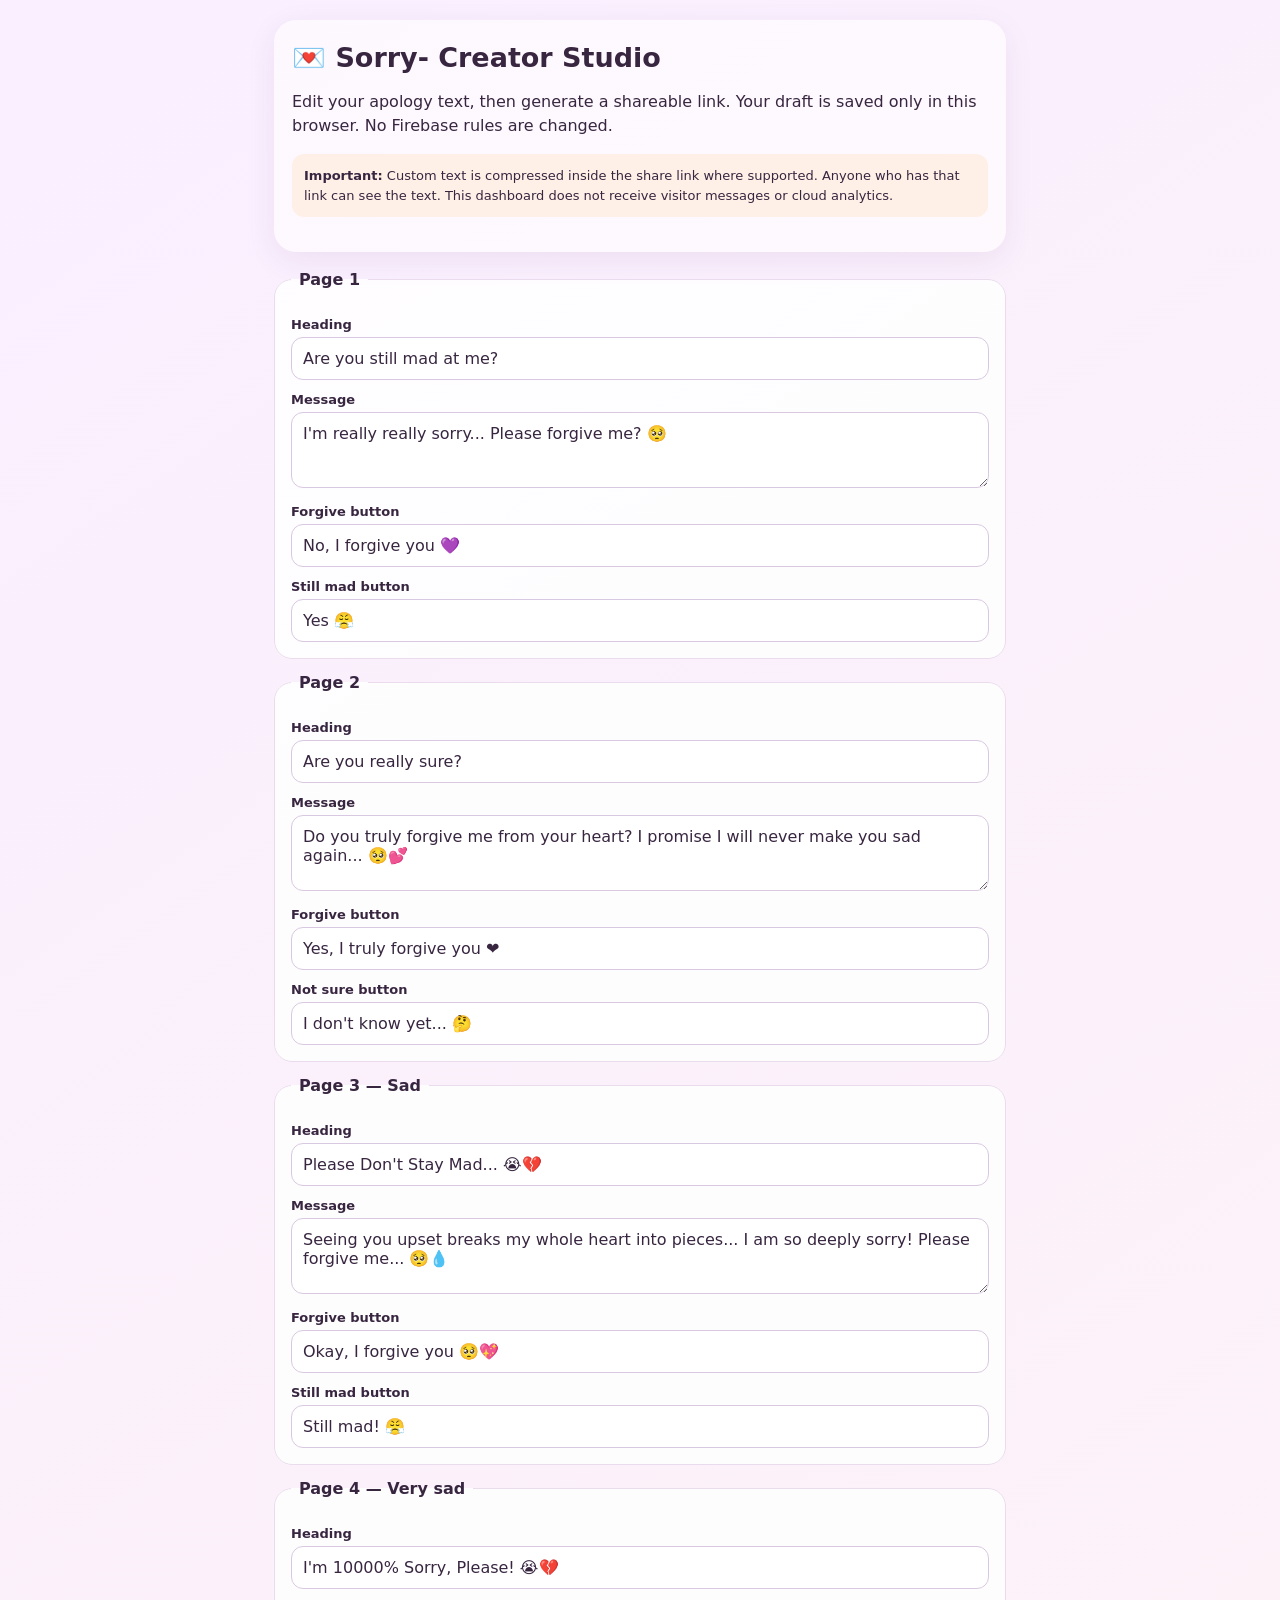
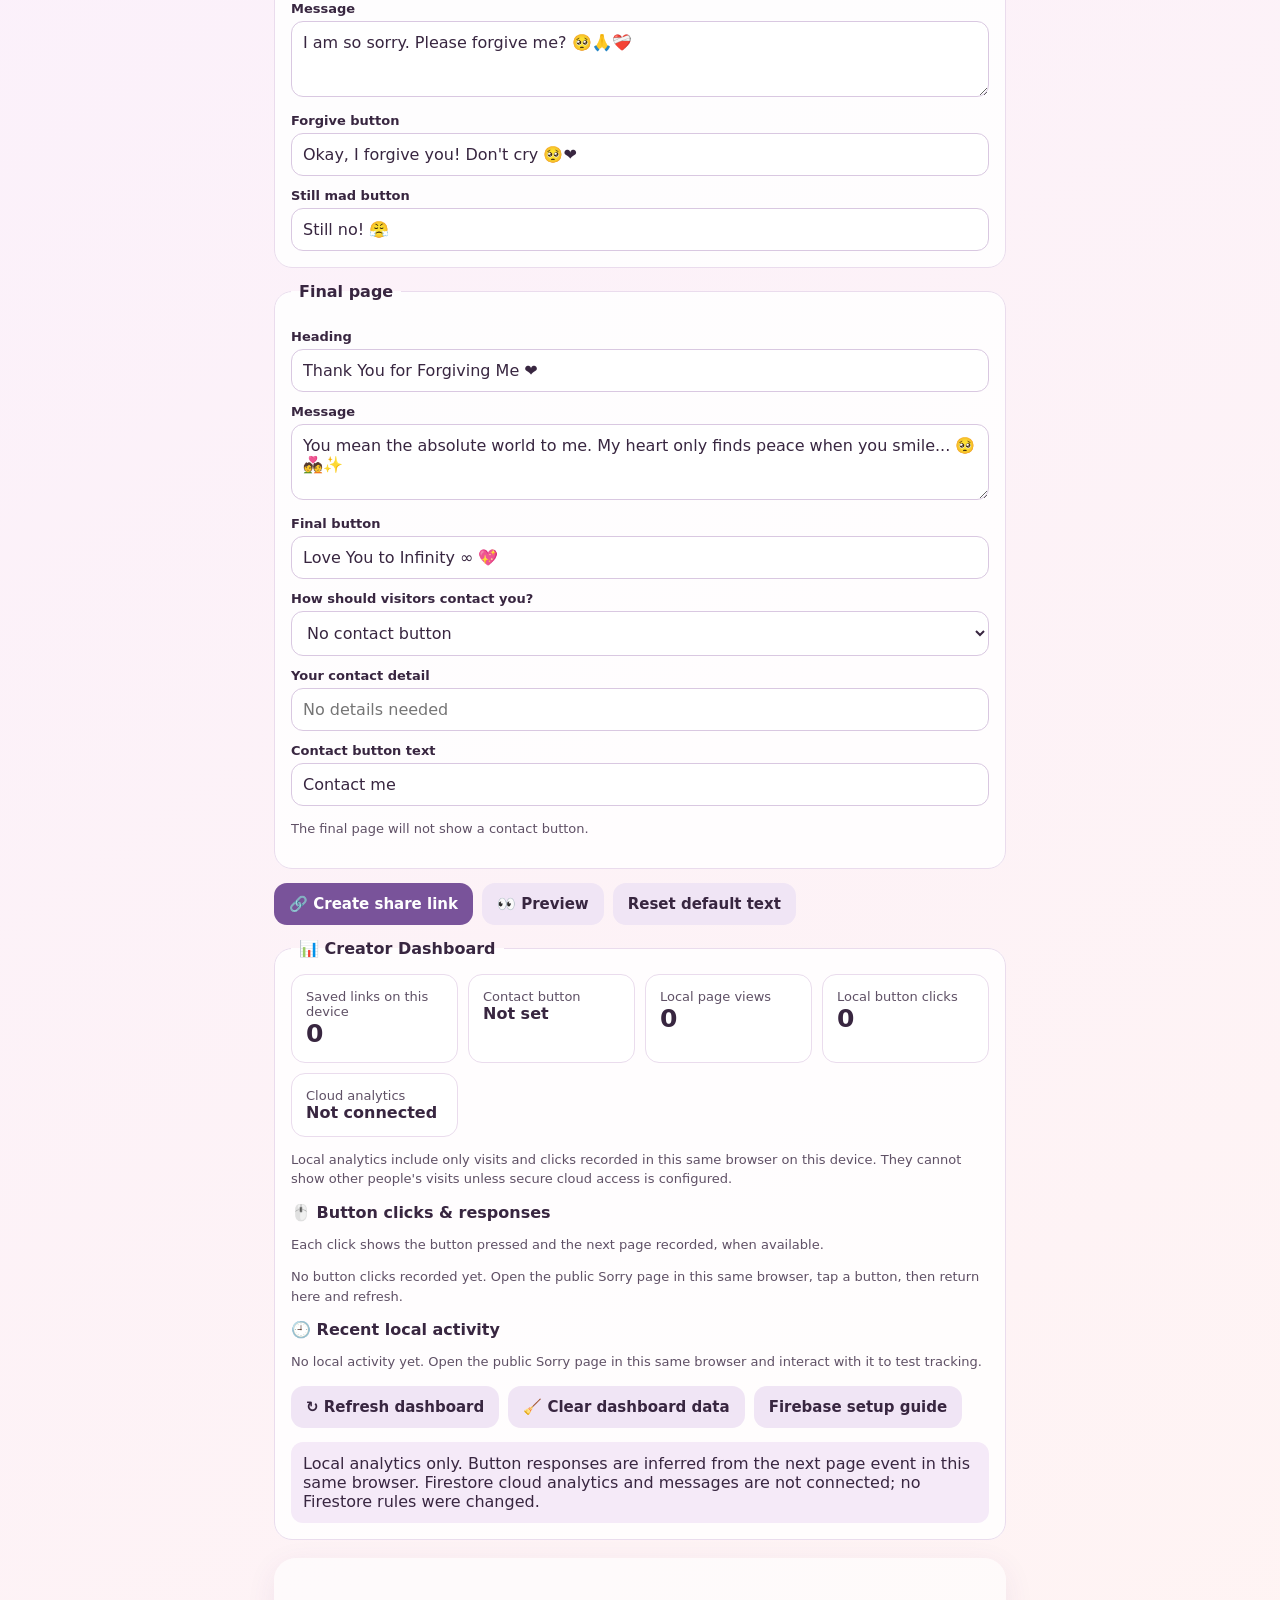
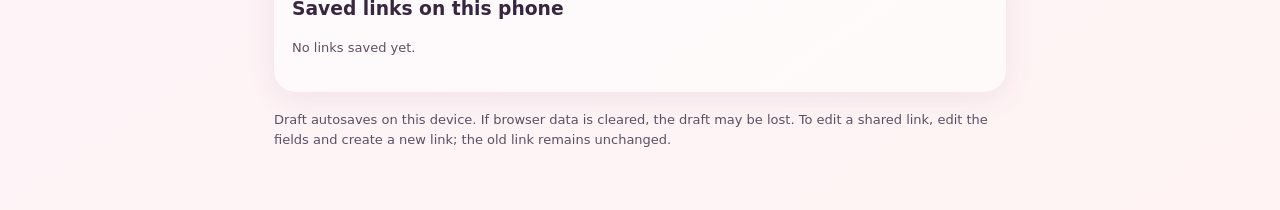
<file: admin.html>
<!doctype html>
<html lang="en">
<head>
<meta charset="utf-8"><meta name="viewport" content="width=device-width,initial-scale=1">
<title>Sorry- Creator Studio</title>
<style>
:root{color-scheme:light;--ink:#382640;--purple:#79539a;--soft:#fff7fc;--line:#eadced}
*{box-sizing:border-box}body{margin:0;background:linear-gradient(145deg,#f9efff,#fff4f3);font:16px system-ui,-apple-system,sans-serif;color:var(--ink)}
main{max-width:760px;margin:auto;padding:20px 14px 48px}.hero{padding:22px 18px;border-radius:22px;background:#fff9;box-shadow:0 8px 30px #5e367515;margin-bottom:18px}
h1{margin:0 0 6px;font-size:27px}p{line-height:1.5}.hint{font-size:13px;opacity:.8}
fieldset{border:1px solid var(--line);border-radius:18px;background:#ffffffd9;padding:16px;margin:14px 0}legend{font-weight:800;padding:0 8px}
label{display:block;font-size:13px;font-weight:700;margin:12px 0 5px}input,textarea,select{width:100%;border:1px solid #d9c8e1;border-radius:12px;padding:11px;font:inherit;background:white;color:var(--ink)}textarea{min-height:76px;resize:vertical}select{width:100%;border:1px solid #d9c8e1;border-radius:12px;padding:11px;font:inherit;background:white;color:var(--ink)}
button{border:0;border-radius:13px;padding:12px 15px;font:700 15px system-ui;cursor:pointer}.primary{background:var(--purple);color:white}.secondary{background:#f0e5f5;color:var(--ink)}.actions{display:flex;flex-wrap:wrap;gap:9px;margin:14px 0}.status{overflow-wrap:anywhere;padding:12px;background:#f5eaf8;border-radius:12px;display:none}.warning{background:#fff0e7;padding:12px;border-radius:12px;font-size:13px}
</style></head>
<body><main>
<section class="hero"><h1>💌 Sorry- Creator Studio</h1><p>Edit your apology text, then generate a shareable link. Your draft is saved only in this browser. No Firebase rules are changed.</p><p class="warning"><b>Important:</b> Custom text is compressed inside the share link where supported. Anyone who has that link can see the text. This dashboard does not receive visitor messages or cloud analytics.</p></section>
<form id="editor">
<fieldset><legend>Page 1</legend>
<label for="title1">Heading</label><input id="title1" data-key="title1" maxlength="180" value="Are you still mad at me?">
<label for="body1">Message</label><textarea id="body1" data-key="body1" maxlength="800">I'm really really sorry... Please forgive me? 🥺</textarea>
<label for="btn1a">Forgive button</label><input id="btn1a" data-key="btn1a" maxlength="100" value="No, I forgive you 💜">
<label for="btn1b">Still mad button</label><input id="btn1b" data-key="btn1b" maxlength="100" value="Yes 😤"></fieldset>
<fieldset><legend>Page 2</legend>
<label for="title2">Heading</label><input id="title2" data-key="title2" maxlength="180" value="Are you really sure?">
<label for="body2">Message</label><textarea id="body2" data-key="body2" maxlength="800">Do you truly forgive me from your heart? I promise I will never make you sad again... 🥺💕</textarea>
<label for="btn2a">Forgive button</label><input id="btn2a" data-key="btn2a" maxlength="100" value="Yes, I truly forgive you ❤️">
<label for="btn2b">Not sure button</label><input id="btn2b" data-key="btn2b" maxlength="100" value="I don't know yet... 🤔"></fieldset>
<fieldset><legend>Page 3 — Sad</legend>
<label for="sadTitle">Heading</label><input id="sadTitle" data-key="sadTitle" maxlength="180" value="Please Don't Stay Mad... 😭💔">
<label for="sadBody">Message</label><textarea id="sadBody" data-key="sadBody" maxlength="800">Seeing you upset breaks my whole heart into pieces... I am so deeply sorry! Please forgive me... 🥺💧</textarea>
<label for="sadA">Forgive button</label><input id="sadA" data-key="sadA" maxlength="100" value="Okay, I forgive you 🥺💖">
<label for="sadB">Still mad button</label><input id="sadB" data-key="sadB" maxlength="100" value="Still mad! 😤"></fieldset>
<fieldset><legend>Page 4 — Very sad</legend>
<label for="superTitle">Heading</label><input id="superTitle" data-key="superTitle" maxlength="180" value="I'm 10000% Sorry, Please! 😭💔">
<label for="superBody">Message</label><textarea id="superBody" data-key="superBody" maxlength="800">I am so sorry. Please forgive me? 🥺🙏❤️‍🩹</textarea>
<label for="superA">Forgive button</label><input id="superA" data-key="superA" maxlength="100" value="Okay, I forgive you! Don't cry 🥺❤️">
<label for="superB">Still mad button</label><input id="superB" data-key="superB" maxlength="100" value="Still no! 😤"></fieldset>
<fieldset><legend>Final page</legend>
<label for="finalTitle">Heading</label><input id="finalTitle" data-key="finalTitle" maxlength="180" value="Thank You for Forgiving Me ❤️">
<label for="finalBody">Message</label><textarea id="finalBody" data-key="finalBody" maxlength="800">You mean the absolute world to me. My heart only finds peace when you smile... 🥺💑✨</textarea>
<label for="finalBtn">Final button</label><input id="finalBtn" data-key="finalBtn" maxlength="100" value="Love You to Infinity ∞ 💖">
<label for="contactMode">How should visitors contact you?</label>
<select id="contactMode" data-key="contactMode">
<option value="none">No contact button</option>
<option value="local" disabled>Website message inbox — unavailable for now</option>
<option value="whatsapp">WhatsApp chat</option>
<option value="instagram">Instagram DM</option>
<option value="messenger">Facebook Messenger</option>
<option value="email">Email</option>
<option value="sms">SMS / text message</option>
<option value="custom">Custom website or contact link</option>
</select>
<label for="contactTarget">Your contact detail</label><input id="contactTarget" data-key="contactTarget" maxlength="250" placeholder="Choose a contact option above">
<label for="contactLabel">Contact button text</label><input id="contactLabel" data-key="contactLabel" maxlength="80" value="Contact me">
<input id="contactUrl" data-key="contactUrl" maxlength="500" aria-label="Generated contact URL" hidden>
<p class="hint" id="contactHelp">Choose a method and enter your own username, phone number, email or link. Check the link before sharing.</p></fieldset>
<div class="actions"><button class="primary" type="button" id="makeLink">🔗 Create share link</button><button class="secondary" type="button" id="preview">👀 Preview</button><button class="secondary" type="button" id="reset">Reset default text</button></div>
<fieldset id="creatorDashboard"><legend>📊 Creator Dashboard</legend>
<div style="display:grid;grid-template-columns:repeat(auto-fit,minmax(135px,1fr));gap:10px">
<div style="padding:14px;border:1px solid var(--line);border-radius:14px;background:#fff"><div class="hint">Saved links on this device</div><strong id="dashLinkCount" style="font-size:25px">0</strong></div>
<div style="padding:14px;border:1px solid var(--line);border-radius:14px;background:#fff"><div class="hint">Contact button</div><strong id="dashContactState">Not set</strong></div>
<div style="padding:14px;border:1px solid var(--line);border-radius:14px;background:#fff"><div class="hint">Local page views</div><strong id="dashPageViews" style="font-size:25px">0</strong></div>
<div style="padding:14px;border:1px solid var(--line);border-radius:14px;background:#fff"><div class="hint">Local button clicks</div><strong id="dashButtonClicks" style="font-size:25px">0</strong></div>
<div style="padding:14px;border:1px solid var(--line);border-radius:14px;background:#fff"><div class="hint">Cloud analytics</div><strong id="dashCloudState">Not connected</strong></div>
</div>
<p id="dashPrivacyNote" class="hint">Local analytics include only visits and clicks recorded in this same browser on this device. They cannot show other people's visits unless secure cloud access is configured.</p>
<div id="buttonResponses" style="margin-top:14px"><h4 style="margin:8px 0">🖱️ Button clicks & responses</h4><p class="hint">No button clicks recorded yet.</p></div>
<div id="localAnalytics" style="margin-top:14px"><h4 style="margin:8px 0">🕘 Recent local activity</h4><p class="hint">No local activity yet.</p></div>
<div class="actions"><button class="secondary" type="button" id="refreshDashboard">↻ Refresh dashboard</button><button class="secondary" type="button" id="clearDashboard">🧹 Clear dashboard data</button><button class="secondary" type="button" id="openFirebaseGuide">Firebase setup guide</button></div>
<div id="dashDetails" class="status" style="display:block">Cloud visitor analytics: not connected. Public read access to private messages or visitor records will not be enabled.</div>
</fieldset>
<div id="status" class="status" role="status"></div><section id="savedLinks" class="hero" style="margin-top:18px"><h3>Saved links on this phone</h3></section>
<p class="hint">Draft autosaves on this device. If browser data is cleared, the draft may be lost. To edit a shared link, edit the fields and create a new link; the old link remains unchanged.</p>
</form></main>
<script>
const form=document.getElementById('editor'),status=document.getElementById('status');
const fields=[...document.querySelectorAll('[data-key]')];
const defaults=Object.fromEntries(fields.map(el=>[el.dataset.key,el.value]));
const key='sorryCreatorDraftV1', linksKey='sorryCreatedLinksV1';
function values(){return Object.fromEntries(fields.map(el=>[el.dataset.key,el.value.trim()]));}
function save(){try{localStorage.setItem(key,JSON.stringify(values()));}catch(e){}}
try{const saved=JSON.parse(localStorage.getItem(key)||'null');if(saved)fields.forEach(el=>{if(typeof saved[el.dataset.key]==='string')el.value=saved[el.dataset.key];});}catch(e){}
form.addEventListener('input',save);
const contactMode=document.getElementById('contactMode');
const contactTarget=document.getElementById('contactTarget');
const contactUrl=document.getElementById('contactUrl');
const contactHelp=document.getElementById('contactHelp');
function syncContact(){
 const mode=contactMode.value, raw=contactTarget.value.trim();
 let url='', help='';
 const clean=raw.replace(/^@/,'');
 if(mode==='none'){help='The final page will not show a contact button.';}
 else if(mode==='local'){help='Website message inbox is not available yet.';}
 else if(mode==='whatsapp'){
   const digits=raw.replace(/[^0-9]/g,'');
   if(digits.length>=8&&digits.length<=15)url='https://wa.me/'+digits;
   help='Enter your WhatsApp number with country code, digits only is best (India: 91…).';
 }else if(mode==='instagram'){
   // Profile URLs are more consistently handled by Instagram app/webviews than ig.me DM deep links.
   // Visitors can tap Message on the profile; a custom direct-message URL can still be supplied via Custom.
   if(/^[A-Za-z0-9._]{1,30}$/.test(clean))url='https://www.instagram.com/'+clean+'/';
   help='Enter your Instagram username, with or without @. Visitors open your profile and tap Message.';
 }else if(mode==='messenger'){
   if(/^[A-Za-z0-9.]{3,100}$/.test(clean))url='https://m.me/'+clean;
   help='Enter your Facebook username or page username.';
 }else if(mode==='email'){
   if(/^[^\s@]+@[^\s@]+\.[^\s@]+$/.test(raw))url='mailto:'+raw;
   help='Enter the email address visitors should contact.';
 }else if(mode==='sms'){
   const phone=raw.replace(/[\s()-]/g,'');
   if(/^\+?[0-9]{8,15}$/.test(phone))url='sms:'+phone;
   help='Enter a phone number, preferably with country code.';
 }else if(mode==='custom'){
   try{const parsed=new URL(raw);if(['https:','http:','mailto:','tel:','sms:'].includes(parsed.protocol))url=parsed.href;}catch(e){}
   help='Enter a complete https://, http://, mailto:, tel: or sms: link.';
 }
 contactUrl.value=url;
 contactTarget.placeholder=mode==='none'?'No details needed':mode==='whatsapp'?'WhatsApp number with country code':mode==='instagram'?'Instagram username':mode==='messenger'?'Facebook username/page':mode==='email'?'you@example.com':mode==='sms'?'Phone number with country code':mode==='custom'?'https://example.com or mailto:…':'Unavailable for now';
 contactTarget.disabled=mode==='none'||mode==='local';
 contactHelp.textContent=help+(mode!=='none'&&mode!=='local'&&!url?' A valid detail is needed before the button appears.':'');
 refreshDashboard();
}
contactMode.addEventListener('change',()=>{syncContact();save();});
contactTarget.addEventListener('input',()=>{syncContact();save();});
syncContact();

function toB64Url(bytes){let binary='';for(let i=0;i<bytes.length;i++)binary+=String.fromCharCode(bytes[i]);return btoa(binary).replace(/\+/g,'-').replace(/\//g,'_').replace(/=+$/,'');}
async function encodePayload(obj){
 // Plain UTF-8 JSON is compatible with Android browsers and in-app webviews.
 const bytes=new TextEncoder().encode(JSON.stringify(obj));
 return 'j'+toB64Url(bytes);
}
function showStatus(text){status.style.display='block';status.textContent=text;}
function renderLinks(){
 let list=[];try{list=JSON.parse(localStorage.getItem(linksKey)||'[]')}catch(e){}
 let area=document.getElementById('savedLinks');if(!area)return;
 area.innerHTML='<h3>Saved links on this phone</h3>';
 if(!list.length){area.insertAdjacentHTML('beforeend','<p class="hint">No links saved yet.</p>');return;}
 list.forEach((item,index)=>{
  const row=document.createElement('div');row.style.cssText='border:1px solid #eadced;border-radius:12px;padding:10px;margin:8px 0;overflow-wrap:anywhere';
  const label=document.createElement('b');label.textContent=item.name||('Link '+(index+1));row.appendChild(label);
  const link=document.createElement('p');link.textContent=item.url;link.style.fontSize='12px';row.appendChild(link);
  const open=document.createElement('button');open.className='secondary';open.textContent='Open';open.onclick=()=>window.open(item.url,'_blank','noopener');row.appendChild(open);
  const copy=document.createElement('button');copy.className='secondary';copy.textContent='Copy';copy.style.marginLeft='6px';copy.onclick=async()=>{try{await navigator.clipboard.writeText(item.url);showStatus('Link copied!')}catch(e){showStatus('Copy failed. Select and copy the link above.')}};row.appendChild(copy);
  const del=document.createElement('button');del.className='secondary';del.textContent='Delete from this phone';del.style.marginLeft='6px';del.onclick=()=>{if(!confirm('Remove this saved link from this phone? This does not deactivate a link already shared.'))return;list.splice(index,1);localStorage.setItem(linksKey,JSON.stringify(list));renderLinks();refreshDashboard();};row.appendChild(del);area.appendChild(row);
 });
}
document.getElementById('makeLink').addEventListener('click',async()=>{
 const btn=document.getElementById('makeLink');btn.disabled=true;showStatus('Creating link…');
 try{
  const payload=await encodePayload(values());
  const link=location.origin+location.pathname.replace(/admin\.html$/,'')+'#s='+payload;
  let list=[];try{list=JSON.parse(localStorage.getItem(linksKey)||'[]')}catch(e){}
  list.unshift({name:'Sorry link — '+new Date().toLocaleString(),url:link});
  localStorage.setItem(linksKey,JSON.stringify(list.slice(0,20)));
  try{await navigator.clipboard.writeText(link);showStatus('Link copied! Open it to test, then share it.\n'+link);}catch(e){showStatus('Link ready — copy it below.\n'+link);}
  renderLinks();
  refreshDashboard();
 }catch(e){showStatus('Could not create link. Try again.');}
 finally{btn.disabled=false;}
});
document.getElementById('preview').addEventListener('click',async()=>{
 // Open synchronously during the tap so mobile browsers do not block the preview.
 const previewWindow=window.open('about:blank','_blank');
 const btn=document.getElementById('preview');
 btn.disabled=true;
 showStatus('Preparing preview…');
 try{
  const payload=await encodePayload(values());
  const link=location.origin+location.pathname.slice(0,location.pathname.lastIndexOf('/')+1)+'#s='+payload;
  if(previewWindow){
   previewWindow.opener=null;
   previewWindow.location.replace(link);
   showStatus('Preview opened in a new tab.');
  }else{
   showStatus('Preview popup was blocked. Use Create share link, then open the generated link below.');
  }
 }catch(error){
  if(previewWindow)previewWindow.close();
  showStatus('Could not prepare preview. Please try again.');
 }finally{btn.disabled=false;}
});
document.getElementById('reset').addEventListener('click',()=>{fields.forEach(el=>el.value=defaults[el.dataset.key]);syncContact();save();showStatus('Default text restored on this device.');});
function refreshDashboard(){
 let list=[];try{list=JSON.parse(localStorage.getItem(linksKey)||'[]')}catch(e){}
 document.getElementById('dashLinkCount').textContent=String(list.length);
 const contact=(document.getElementById('contactUrl')?.value||'').trim();
 document.getElementById('dashContactState').textContent=contact?'Configured':'Not set';
 const events=[];try{events.push(...JSON.parse(localStorage.getItem('sorryLocalEventsV1')||'[]'))}catch(e){}
 const pageEvents=events.filter(e=>e.type==='page_reached'||e.type==='link_opened');
 const clicks=events.filter(e=>e.type==='button_click');
 document.getElementById('dashPageViews').textContent=String(pageEvents.length);
 document.getElementById('dashButtonClicks').textContent=String(clicks.length);
 document.getElementById('dashCloudState').textContent='Not connected';
 const pageNames={'screen-1':'Page 1 · First question','screen-2':'Page 2 · Follow-up','screen-sad':'Page 3 · Sad response','screen-super-sad':'Page 4 · Very sad response','screen-3':'Final page'};
 const buttonNames={
  'btn-no':'No, I forgive you · Page 1','btn-yes':'Yes / still upset · Page 1',
  'btn-idk':'Not sure yet · Page 2','btn-forgive-final':'Forgive · Page 2',
  'btn-sad-forgive':'Forgive · Sad page','btn-sad-mad':'Still upset · Sad page',
  'btn-super-forgive':'Forgive · Very sad page','btn-super-mad':'Still upset · Very sad page',
  'btn-infinite-love':'Love button · Final page','btn-contact-creator':'Contact creator',
  'sorry-message-open':'Open message form','sorry-tools-fab':'Open extra options'
 };
 const nicePage=id=>pageNames[id]||String(id||'Unknown page').replace(/^screen-/,'Page ');
 const niceButton=e=>(buttonNames[e.extra?.buttonId]||e.extra?.buttonText||e.extra?.buttonId||'Unknown button');
 const responses=document.getElementById('buttonResponses');
 responses.innerHTML='<h4 style="margin:8px 0">🖱️ Button clicks & responses</h4><p class="hint">Each click shows the button pressed and the next page recorded, when available.</p>';
 if(!clicks.length){
  responses.insertAdjacentHTML('beforeend','<p class="hint">No button clicks recorded yet. Open the public Sorry page in this same browser, tap a button, then return here and refresh.</p>');
 }else{
  clicks.slice(-20).reverse().forEach(event=>{
   const idx=events.indexOf(event);
   const following=events.slice(idx+1);
   const nextClickIndex=following.findIndex(e=>e.type==='button_click');
   const responseWindow=nextClickIndex<0?following:following.slice(0,nextClickIndex);
   const nextPage=responseWindow.find(e=>e.type==='page_reached');
   const card=document.createElement('div');
   card.style.cssText='border:1px solid var(--line);border-radius:14px;background:#fff;padding:12px;margin:9px 0;box-shadow:0 3px 12px #5e367510';
   const head=document.createElement('div');
   head.style.cssText='display:flex;justify-content:space-between;gap:10px;align-items:flex-start;flex-wrap:wrap';
   const title=document.createElement('strong');title.textContent=niceButton(event);head.appendChild(title);
   const time=document.createElement('span');time.className='hint';const date=new Date(event.time);time.textContent=Number.isNaN(date.getTime())?'':date.toLocaleString();head.appendChild(time);
   card.appendChild(head);
   const pressed=document.createElement('p');pressed.style.cssText='margin:8px 0 4px;font-size:13px';pressed.textContent='Button text: '+(event.extra?.buttonText||niceButton(event));card.appendChild(pressed);
   const from=document.createElement('p');from.style.cssText='margin:4px 0;font-size:13px';from.textContent='Pressed on: '+nicePage(event.extra?.page);card.appendChild(from);
   const result=document.createElement('p');result.style.cssText='margin:8px 0 0;padding:9px 10px;border-radius:10px;background:#f4eaf8;font-size:13px;font-weight:700';
   result.textContent=nextPage?'Response: moved to '+nicePage(nextPage.extra?.page):'Response: no next-page event recorded';
   card.appendChild(result);responses.appendChild(card);
  });
 }
 const activity=document.getElementById('localAnalytics');
 activity.innerHTML='<h4 style="margin:8px 0">🕘 Recent local activity</h4>';
 if(!events.length){activity.insertAdjacentHTML('beforeend','<p class="hint">No local activity yet. Open the public Sorry page in this same browser and interact with it to test tracking.</p>');}
 else events.slice(-10).reverse().forEach(event=>{
  const row=document.createElement('div');row.style.cssText='padding:9px 11px;border-bottom:1px solid var(--line);font-size:13px;overflow-wrap:anywhere';
  const date=new Date(event.time);
  const stamp=Number.isNaN(date.getTime())?'':date.toLocaleString()+' · ';
  let detail=event.type.replaceAll('_',' ');
  if(event.type==='button_click')detail='Button clicked: '+(event.extra?.buttonText||event.extra?.buttonId||'Unknown');
  else if(event.type==='page_reached')detail='Reached '+nicePage(event.extra?.page);
  else if(event.type==='link_opened')detail='Sorry link opened';
  else if(event.type==='message_popup_opened')detail='Message form opened';
  row.textContent=stamp+detail;activity.appendChild(row);
 });
 document.getElementById('dashDetails').textContent='Local analytics only. Button responses are inferred from the next page event in this same browser. Firestore cloud analytics and messages are not connected; no Firestore rules were changed.';
}
document.getElementById('refreshDashboard').addEventListener('click',refreshDashboard);
document.getElementById('clearDashboard').addEventListener('click',()=>{
 if(!confirm('Clear saved links and local dashboard activity from this device? Your current draft and already-shared links will remain unchanged. This cannot be undone.'))return;
 try{localStorage.removeItem(linksKey);localStorage.removeItem('sorryLocalEventsV1');}catch(error){showStatus('Could not clear local dashboard data. Check browser storage settings.');return;}
 renderLinks();refreshDashboard();showStatus('Dashboard data cleared on this device. Your draft was kept; already-shared links still work.');
});
document.getElementById('openFirebaseGuide').addEventListener('click',()=>window.open('https://github.com/mainakgarai007/sorry-/blob/main/FIREBASE-SETUP.md','_blank','noopener'));
form.addEventListener('input',refreshDashboard);
renderLinks();
refreshDashboard();
</script></body></html>
</file>
